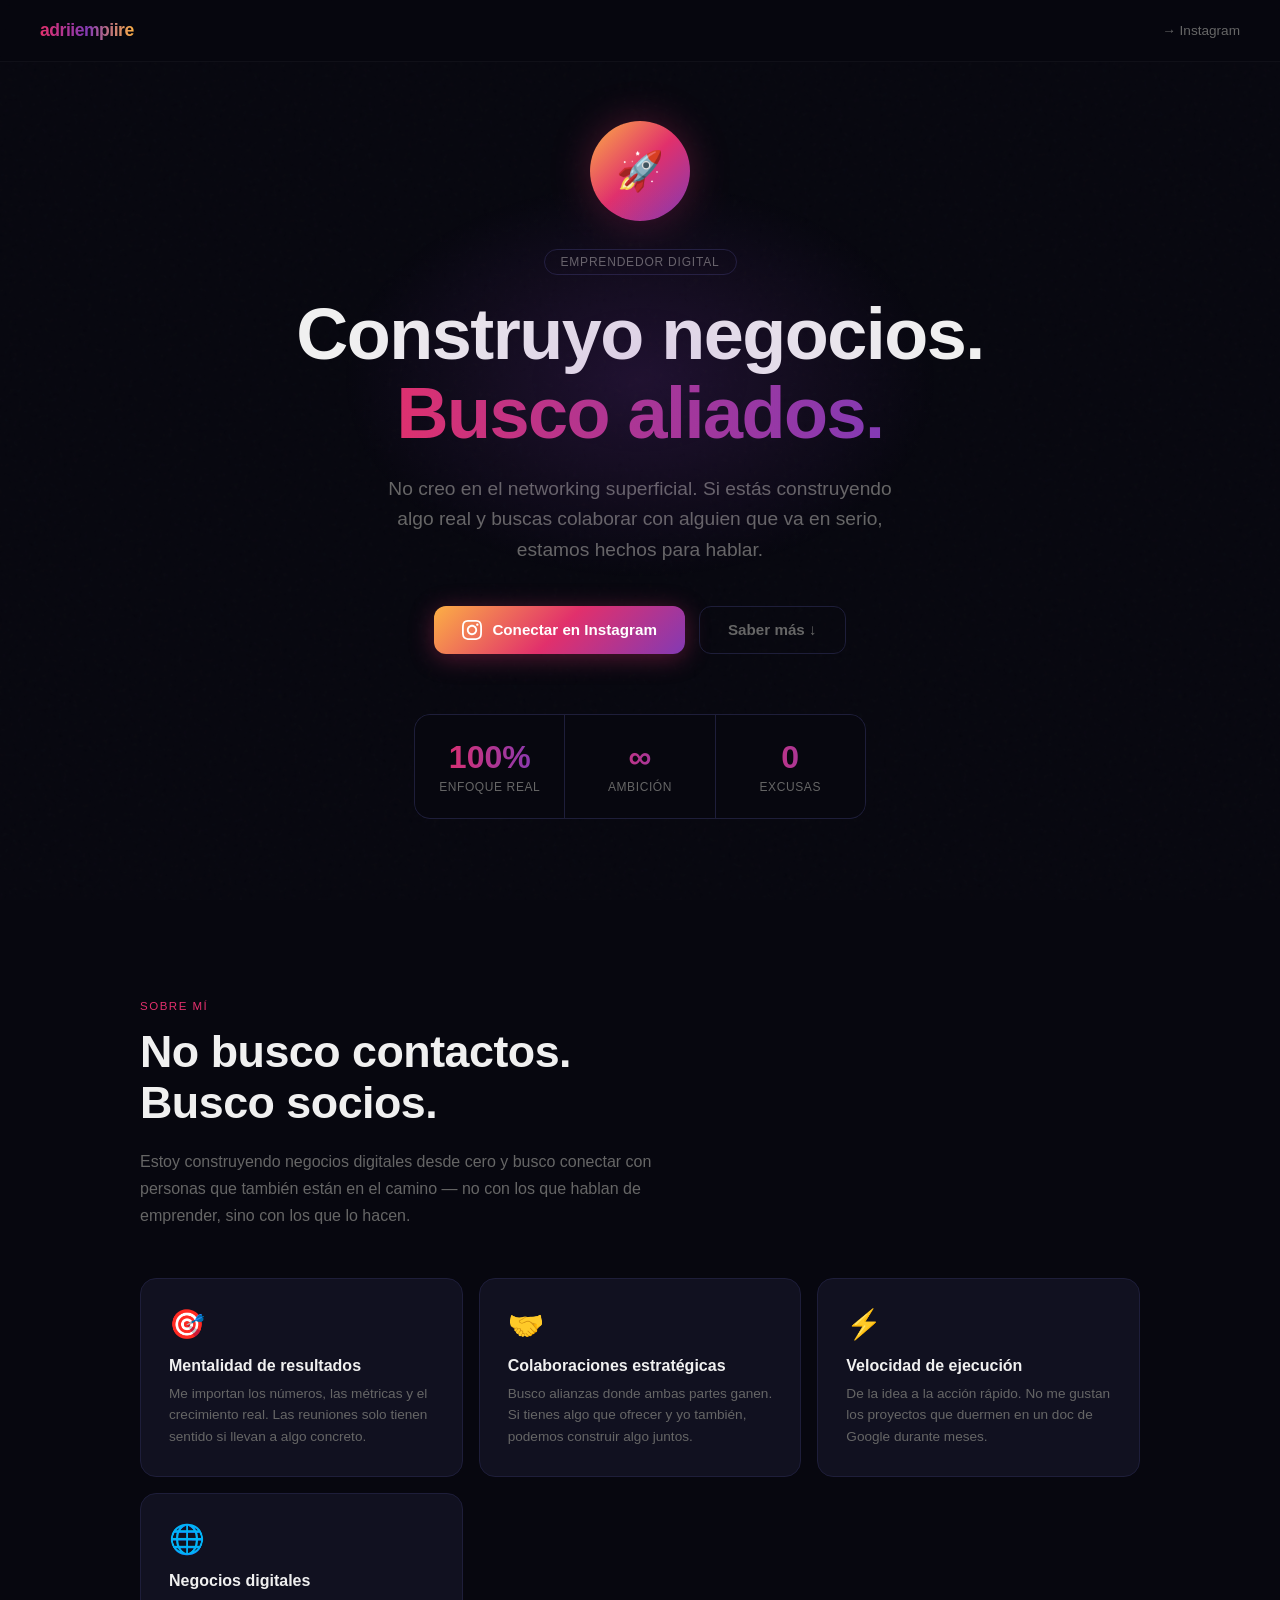
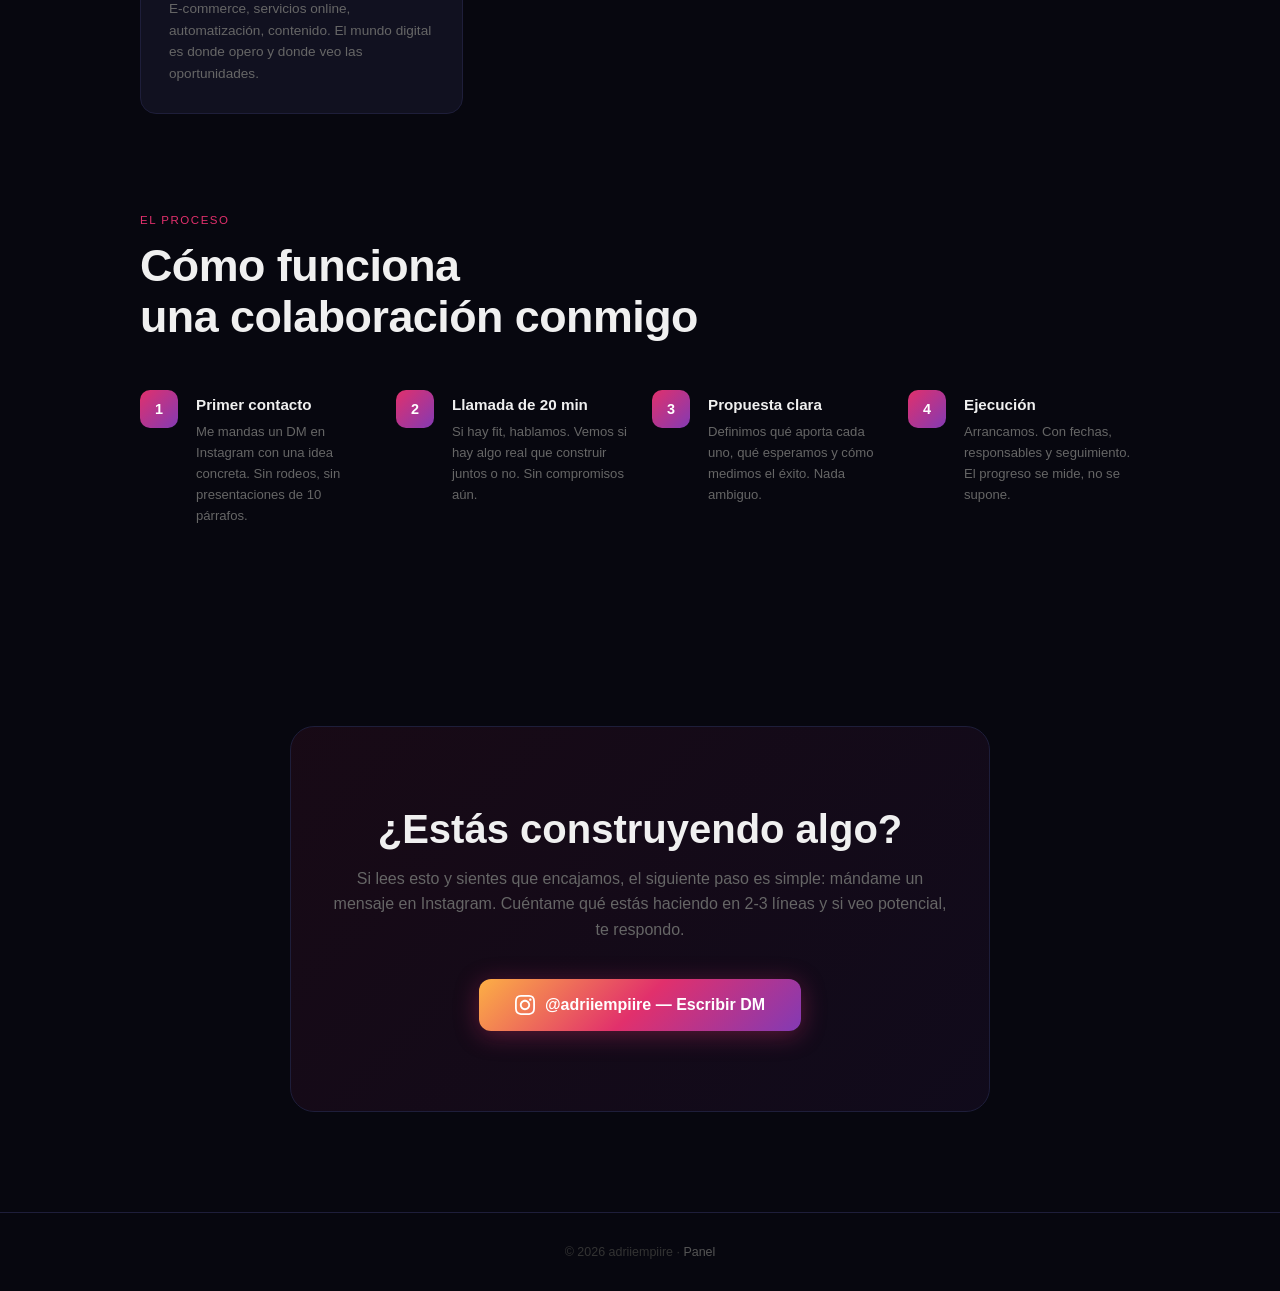
<file: instagram-agent/public/index.html>
<!DOCTYPE html>
<html lang="es">
<head>
<meta charset="UTF-8">
<meta name="viewport" content="width=device-width,initial-scale=1">
<title>Adrià — Emprendedor Digital</title>
<meta name="description" content="Emprendedor digital conectando con personas que construyen algo real. Colaboraciones, alianzas y proyectos.">
<style>
*{box-sizing:border-box;margin:0;padding:0}
:root{
  --pink:#e1306c;--purple:#833ab4;--yellow:#fcaf45;
  --bg:#07070f;--card:#111120;--border:#1e1e3a;
  --text:#f0f0f0;--muted:#666
}
html{scroll-behavior:smooth}
body{font-family:-apple-system,BlinkMacSystemFont,'Segoe UI',sans-serif;background:var(--bg);color:var(--text);overflow-x:hidden}

/* ── Noise overlay ───────────────────── */
body::before{
  content:'';position:fixed;inset:0;
  background-image:url("data:image/svg+xml,%3Csvg viewBox='0 0 200 200' xmlns='http://www.w3.org/2000/svg'%3E%3Cfilter id='n'%3E%3CfeTurbulence type='fractalNoise' baseFrequency='0.9' numOctaves='4' stitchTiles='stitch'/%3E%3C/filter%3E%3Crect width='100%25' height='100%25' filter='url(%23n)' opacity='0.04'/%3E%3C/svg%3E");
  pointer-events:none;z-index:0;opacity:.5
}

/* ── Nav ─────────────────────────────── */
nav{
  position:fixed;top:0;left:0;right:0;z-index:100;
  display:flex;align-items:center;justify-content:space-between;
  padding:20px 40px;
  backdrop-filter:blur(12px);background:rgba(7,7,15,.7);
  border-bottom:1px solid rgba(255,255,255,.04)
}
.nav-logo{
  font-weight:800;font-size:1.1rem;letter-spacing:-.5px;
  background:linear-gradient(90deg,var(--pink),var(--purple),var(--yellow));
  -webkit-background-clip:text;-webkit-text-fill-color:transparent
}
.nav-link{
  color:var(--muted);font-size:.85rem;text-decoration:none;
  transition:color .2s
}
.nav-link:hover{color:var(--text)}

/* ── Hero ────────────────────────────── */
.hero{
  min-height:100vh;display:flex;align-items:center;justify-content:center;
  flex-direction:column;text-align:center;padding:120px 24px 80px;
  position:relative;z-index:1
}
.glow{
  position:absolute;top:20%;left:50%;transform:translateX(-50%);
  width:600px;height:400px;
  background:radial-gradient(ellipse at center,rgba(131,58,180,.2) 0%,transparent 70%);
  pointer-events:none
}
.avatar{
  width:100px;height:100px;border-radius:50%;
  background:linear-gradient(135deg,var(--yellow),var(--pink),var(--purple));
  display:flex;align-items:center;justify-content:center;
  font-size:2.4rem;margin-bottom:28px;
  box-shadow:0 0 40px rgba(225,48,108,.3)
}
.hero-tag{
  display:inline-block;
  border:1px solid var(--border);border-radius:20px;
  padding:5px 16px;font-size:.75rem;color:var(--muted);
  margin-bottom:20px;letter-spacing:.8px;text-transform:uppercase
}
.hero h1{
  font-size:clamp(2.4rem,6vw,4.5rem);font-weight:800;
  line-height:1.1;letter-spacing:-1.5px;margin-bottom:20px
}
.hero h1 em{
  font-style:normal;
  background:linear-gradient(90deg,var(--pink),var(--purple));
  -webkit-background-clip:text;-webkit-text-fill-color:transparent
}
.hero p{
  font-size:clamp(1rem,2vw,1.2rem);color:var(--muted);
  max-width:520px;line-height:1.6;margin-bottom:40px
}
.cta-group{display:flex;gap:14px;flex-wrap:wrap;justify-content:center}
.btn-ig{
  display:inline-flex;align-items:center;gap:10px;
  padding:14px 28px;border-radius:12px;font-weight:700;font-size:.95rem;
  text-decoration:none;transition:transform .2s,box-shadow .2s;
  background:linear-gradient(135deg,var(--yellow),var(--pink),var(--purple));
  color:#fff;box-shadow:0 4px 24px rgba(225,48,108,.35)
}
.btn-ig:hover{transform:translateY(-2px);box-shadow:0 8px 32px rgba(225,48,108,.5)}
.btn-ig svg{width:20px;height:20px;fill:#fff}
.btn-ghost{
  display:inline-flex;align-items:center;gap:8px;
  padding:14px 28px;border-radius:12px;font-weight:600;font-size:.95rem;
  text-decoration:none;transition:border-color .2s,color .2s;
  border:1px solid var(--border);color:var(--muted)
}
.btn-ghost:hover{border-color:#555;color:var(--text)}

/* ── Stats strip ─────────────────────── */
.stats-strip{
  display:grid;grid-template-columns:repeat(3,1fr);
  max-width:700px;margin:60px auto 0;gap:1px;
  background:var(--border);border:1px solid var(--border);border-radius:16px;overflow:hidden
}
.stat{background:var(--bg);padding:24px;text-align:center}
.stat-n{font-size:2rem;font-weight:800;background:linear-gradient(90deg,var(--pink),var(--purple));-webkit-background-clip:text;-webkit-text-fill-color:transparent}
.stat-l{font-size:.75rem;color:var(--muted);margin-top:4px;text-transform:uppercase;letter-spacing:.6px}

/* ── About ───────────────────────────── */
section{padding:100px 24px;position:relative;z-index:1}
.section-inner{max-width:1000px;margin:0 auto}
.label{font-size:.72rem;text-transform:uppercase;letter-spacing:1.5px;color:var(--pink);margin-bottom:14px}
.section-title{font-size:clamp(1.8rem,4vw,2.8rem);font-weight:800;letter-spacing:-.5px;margin-bottom:20px}
.section-sub{color:var(--muted);font-size:1rem;line-height:1.7;max-width:580px}

/* ── Value cards ─────────────────────── */
.cards{display:grid;grid-template-columns:repeat(auto-fit,minmax(260px,1fr));gap:16px;margin-top:48px}
.card{
  background:var(--card);border:1px solid var(--border);border-radius:16px;
  padding:28px;transition:border-color .2s,transform .2s
}
.card:hover{border-color:#333;transform:translateY(-3px)}
.card-icon{font-size:1.8rem;margin-bottom:16px}
.card h3{font-size:1rem;font-weight:700;margin-bottom:8px}
.card p{font-size:.85rem;color:var(--muted);line-height:1.6}

/* ── Process ─────────────────────────── */
.steps{display:grid;grid-template-columns:repeat(auto-fit,minmax(200px,1fr));gap:24px;margin-top:48px;counter-reset:step}
.step{counter-increment:step;position:relative;padding-left:56px}
.step::before{
  content:counter(step);
  position:absolute;left:0;top:0;
  width:38px;height:38px;border-radius:10px;
  background:linear-gradient(135deg,var(--pink),var(--purple));
  display:flex;align-items:center;justify-content:center;
  font-weight:800;font-size:.9rem;color:#fff;
  display:flex;align-items:center;justify-content:center
}
.step h3{font-size:.95rem;font-weight:700;margin-bottom:8px;padding-top:6px}
.step p{font-size:.82rem;color:var(--muted);line-height:1.6}

/* ── CTA section ─────────────────────── */
.cta-section{
  text-align:center;background:linear-gradient(135deg,rgba(225,48,108,.08),rgba(131,58,180,.08));
  border:1px solid var(--border);border-radius:24px;
  padding:80px 40px;max-width:700px;margin:0 auto
}
.cta-section h2{font-size:clamp(1.8rem,4vw,2.5rem);font-weight:800;margin-bottom:14px}
.cta-section p{color:var(--muted);margin-bottom:36px;font-size:1rem;line-height:1.6}

/* ── Footer ──────────────────────────── */
footer{
  text-align:center;padding:32px;font-size:.78rem;color:#333;
  border-top:1px solid var(--border);position:relative;z-index:1
}
footer a{color:#555;text-decoration:none}
footer a:hover{color:var(--muted)}

/* ── Scrollbar ───────────────────────── */
::-webkit-scrollbar{width:4px}
::-webkit-scrollbar-track{background:var(--bg)}
::-webkit-scrollbar-thumb{background:var(--border);border-radius:2px}
</style>
</head>
<body>

<nav>
  <div class="nav-logo">adriiempiire</div>
  <a href="https://instagram.com/adriiempiire" class="nav-link" target="_blank">→ Instagram</a>
</nav>

<!-- ── Hero ──────────────────────────────────────── -->
<section class="hero">
  <div class="glow"></div>
  <div class="avatar">🚀</div>
  <span class="hero-tag">Emprendedor Digital</span>
  <h1>Construyo negocios.<br><em>Busco aliados.</em></h1>
  <p>No creo en el networking superficial. Si estás construyendo algo real y buscas colaborar con alguien que va en serio, estamos hechos para hablar.</p>
  <div class="cta-group">
    <a href="https://instagram.com/adriiempiire" class="btn-ig" target="_blank">
      <svg viewBox="0 0 24 24" xmlns="http://www.w3.org/2000/svg"><path d="M12 2.163c3.204 0 3.584.012 4.85.07 3.252.148 4.771 1.691 4.919 4.919.058 1.265.069 1.645.069 4.849 0 3.205-.012 3.584-.069 4.849-.149 3.225-1.664 4.771-4.919 4.919-1.266.058-1.644.07-4.85.07-3.204 0-3.584-.012-4.849-.07-3.26-.149-4.771-1.699-4.919-4.92-.058-1.265-.07-1.644-.07-4.849 0-3.204.013-3.583.07-4.849.149-3.227 1.664-4.771 4.919-4.919 1.266-.057 1.645-.069 4.849-.069zm0-2.163c-3.259 0-3.667.014-4.947.072-4.358.2-6.78 2.618-6.98 6.98-.059 1.281-.073 1.689-.073 4.948 0 3.259.014 3.668.072 4.948.2 4.358 2.618 6.78 6.98 6.98 1.281.058 1.689.072 4.948.072 3.259 0 3.668-.014 4.948-.072 4.354-.2 6.782-2.618 6.979-6.98.059-1.28.073-1.689.073-4.948 0-3.259-.014-3.667-.072-4.947-.196-4.354-2.617-6.78-6.979-6.98-1.281-.059-1.69-.073-4.949-.073zm0 5.838c-3.403 0-6.162 2.759-6.162 6.162s2.759 6.163 6.162 6.163 6.162-2.759 6.162-6.163c0-3.403-2.759-6.162-6.162-6.162zm0 10.162c-2.209 0-4-1.79-4-4 0-2.209 1.791-4 4-4s4 1.791 4 4c0 2.21-1.791 4-4 4zm6.406-11.845c-.796 0-1.441.645-1.441 1.44s.645 1.44 1.441 1.44c.795 0 1.439-.645 1.439-1.44s-.644-1.44-1.439-1.44z"/></svg>
      Conectar en Instagram
    </a>
    <a href="#sobre-mi" class="btn-ghost">Saber más ↓</a>
  </div>

  <div class="stats-strip">
    <div class="stat">
      <div class="stat-n">100%</div>
      <div class="stat-l">Enfoque real</div>
    </div>
    <div class="stat">
      <div class="stat-n">∞</div>
      <div class="stat-l">Ambición</div>
    </div>
    <div class="stat">
      <div class="stat-n">0</div>
      <div class="stat-l">Excusas</div>
    </div>
  </div>
</section>

<!-- ── Sobre mí ────────────────────────────────── -->
<section id="sobre-mi">
  <div class="section-inner">
    <div class="label">Sobre mí</div>
    <h2 class="section-title">No busco contactos.<br>Busco socios.</h2>
    <p class="section-sub">Estoy construyendo negocios digitales desde cero y busco conectar con personas que también están en el camino — no con los que hablan de emprender, sino con los que lo hacen.</p>

    <div class="cards">
      <div class="card">
        <div class="card-icon">🎯</div>
        <h3>Mentalidad de resultados</h3>
        <p>Me importan los números, las métricas y el crecimiento real. Las reuniones solo tienen sentido si llevan a algo concreto.</p>
      </div>
      <div class="card">
        <div class="card-icon">🤝</div>
        <h3>Colaboraciones estratégicas</h3>
        <p>Busco alianzas donde ambas partes ganen. Si tienes algo que ofrecer y yo también, podemos construir algo juntos.</p>
      </div>
      <div class="card">
        <div class="card-icon">⚡</div>
        <h3>Velocidad de ejecución</h3>
        <p>De la idea a la acción rápido. No me gustan los proyectos que duermen en un doc de Google durante meses.</p>
      </div>
      <div class="card">
        <div class="card-icon">🌐</div>
        <h3>Negocios digitales</h3>
        <p>E-commerce, servicios online, automatización, contenido. El mundo digital es donde opero y donde veo las oportunidades.</p>
      </div>
    </div>
  </div>
</section>

<!-- ── Cómo trabajo ────────────────────────────── -->
<section style="padding-top:0">
  <div class="section-inner">
    <div class="label">El proceso</div>
    <h2 class="section-title">Cómo funciona<br>una colaboración conmigo</h2>

    <div class="steps">
      <div class="step">
        <h3>Primer contacto</h3>
        <p>Me mandas un DM en Instagram con una idea concreta. Sin rodeos, sin presentaciones de 10 párrafos.</p>
      </div>
      <div class="step">
        <h3>Llamada de 20 min</h3>
        <p>Si hay fit, hablamos. Vemos si hay algo real que construir juntos o no. Sin compromisos aún.</p>
      </div>
      <div class="step">
        <h3>Propuesta clara</h3>
        <p>Definimos qué aporta cada uno, qué esperamos y cómo medimos el éxito. Nada ambiguo.</p>
      </div>
      <div class="step">
        <h3>Ejecución</h3>
        <p>Arrancamos. Con fechas, responsables y seguimiento. El progreso se mide, no se supone.</p>
      </div>
    </div>
  </div>
</section>

<!-- ── CTA ────────────────────────────────────── -->
<section>
  <div class="section-inner">
    <div class="cta-section">
      <h2>¿Estás construyendo algo?</h2>
      <p>Si lees esto y sientes que encajamos, el siguiente paso es simple: mándame un mensaje en Instagram. Cuéntame qué estás haciendo en 2-3 líneas y si veo potencial, te respondo.</p>
      <a href="https://instagram.com/adriiempiire" class="btn-ig" target="_blank" style="font-size:1rem;padding:16px 36px">
        <svg viewBox="0 0 24 24" width="22" height="22" fill="#fff" xmlns="http://www.w3.org/2000/svg"><path d="M12 2.163c3.204 0 3.584.012 4.85.07 3.252.148 4.771 1.691 4.919 4.919.058 1.265.069 1.645.069 4.849 0 3.205-.012 3.584-.069 4.849-.149 3.225-1.664 4.771-4.919 4.919-1.266.058-1.644.07-4.85.07-3.204 0-3.584-.012-4.849-.07-3.26-.149-4.771-1.699-4.919-4.92-.058-1.265-.07-1.644-.07-4.849 0-3.204.013-3.583.07-4.849.149-3.227 1.664-4.771 4.919-4.919 1.266-.057 1.645-.069 4.849-.069zm0-2.163c-3.259 0-3.667.014-4.947.072-4.358.2-6.78 2.618-6.98 6.98-.059 1.281-.073 1.689-.073 4.948 0 3.259.014 3.668.072 4.948.2 4.358 2.618 6.78 6.98 6.98 1.281.058 1.689.072 4.948.072 3.259 0 3.668-.014 4.948-.072 4.354-.2 6.782-2.618 6.979-6.98.059-1.28.073-1.689.073-4.948 0-3.259-.014-3.667-.072-4.947-.196-4.354-2.617-6.78-6.979-6.98-1.281-.059-1.69-.073-4.949-.073zm0 5.838c-3.403 0-6.162 2.759-6.162 6.162s2.759 6.163 6.162 6.163 6.162-2.759 6.162-6.163c0-3.403-2.759-6.162-6.162-6.162zm0 10.162c-2.209 0-4-1.79-4-4 0-2.209 1.791-4 4-4s4 1.791 4 4c0 2.21-1.791 4-4 4zm6.406-11.845c-.796 0-1.441.645-1.441 1.44s.645 1.44 1.441 1.44c.795 0 1.439-.645 1.439-1.44s-.644-1.44-1.439-1.44z"/></svg>
        @adriiempiire — Escribir DM
      </a>
    </div>
  </div>
</section>

<footer>
  <p>© 2026 adriiempiire · <a href="/panel">Panel</a></p>
</footer>

</body>
</html>
</file>
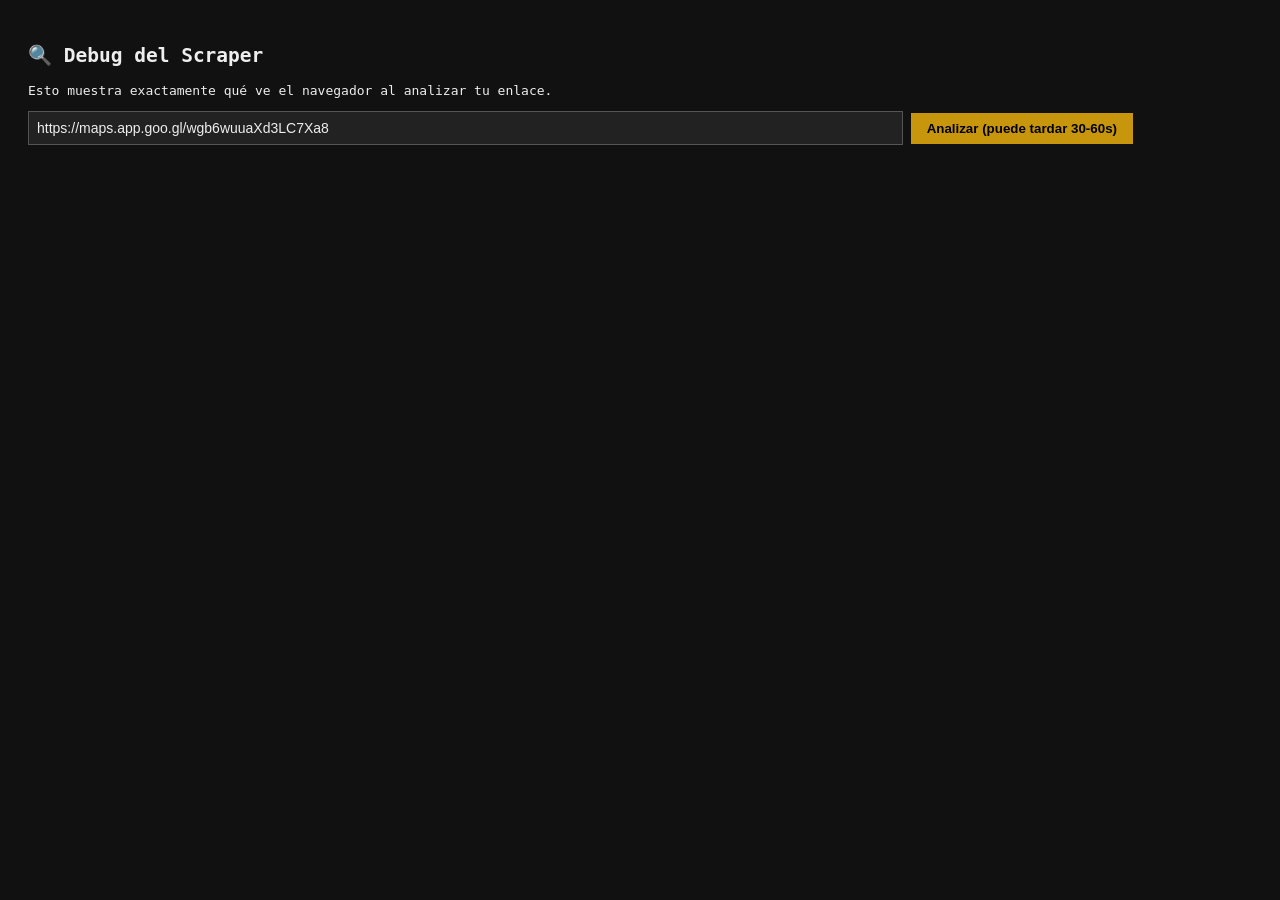
<file: templates/debug.html>
<!DOCTYPE html>
<html lang="es">
<head>
  <meta charset="UTF-8">
  <meta name="viewport" content="width=device-width, initial-scale=1.0">
  <title>Debug · Reseñas Premium</title>
  <style>
    body { font-family: monospace; background: #111; color: #eee; padding: 20px; }
    input { width: 70%; padding: 8px; font-size: 14px; background: #222; color: #eee; border: 1px solid #555; }
    button { padding: 8px 16px; background: #c8960c; color: #000; border: none; cursor: pointer; font-weight: bold; }
    pre { background: #1a1a1a; padding: 16px; overflow-x: auto; white-space: pre-wrap; word-break: break-all; font-size: 12px; }
    img { max-width: 100%; border: 2px solid #c8960c; margin-top: 16px; }
    .label { color: #c8960c; font-weight: bold; margin-top: 16px; display: block; }
    #status { margin: 10px 0; color: #aaa; }
  </style>
</head>
<body>
  <h2>🔍 Debug del Scraper</h2>
  <p>Esto muestra exactamente qué ve el navegador al analizar tu enlace.</p>
  <input id="url" type="text" value="https://maps.app.goo.gl/wgb6wuuaXd3LC7Xa8" />
  <button onclick="runDebug()">Analizar (puede tardar 30-60s)</button>
  <div id="status"></div>
  <div id="result"></div>

  <script>
    async function runDebug() {
      const url = document.getElementById('url').value.trim();
      document.getElementById('status').textContent = '⏳ Analizando... espera hasta 60 segundos';
      document.getElementById('result').innerHTML = '';
      try {
        const res = await fetch('/api/debug', {
          method: 'POST',
          headers: { 'Content-Type': 'application/json' },
          body: JSON.stringify({ url })
        });
        const data = await res.json();
        document.getElementById('status').textContent = '✅ Hecho';

        let html = '';
        html += '<span class="label">URL final (después de redirecciones):</span>';
        html += '<pre>' + (data.debug_url || 'No disponible') + '</pre>';
        html += '<span class="label">Datos extraídos:</span>';
        html += '<pre>' + JSON.stringify({ rating: data.rating, total_reviews: data.total_reviews, stars: data.stars }, null, 2) + '</pre>';
        if (data.screenshot_b64) {
          html += '<span class="label">Captura de pantalla de lo que ve el scraper:</span>';
          html += '<img src="data:image/png;base64,' + data.screenshot_b64 + '" />';
        } else {
          html += '<span class="label">Sin captura de pantalla</span>';
        }
        if (data.error) {
          html += '<span class="label">Error:</span><pre>' + data.error + '</pre>';
        }
        document.getElementById('result').innerHTML = html;
      } catch (e) {
        document.getElementById('status').textContent = '❌ Error: ' + e.message;
      }
    }
  </script>
</body>
</html>
</file>
